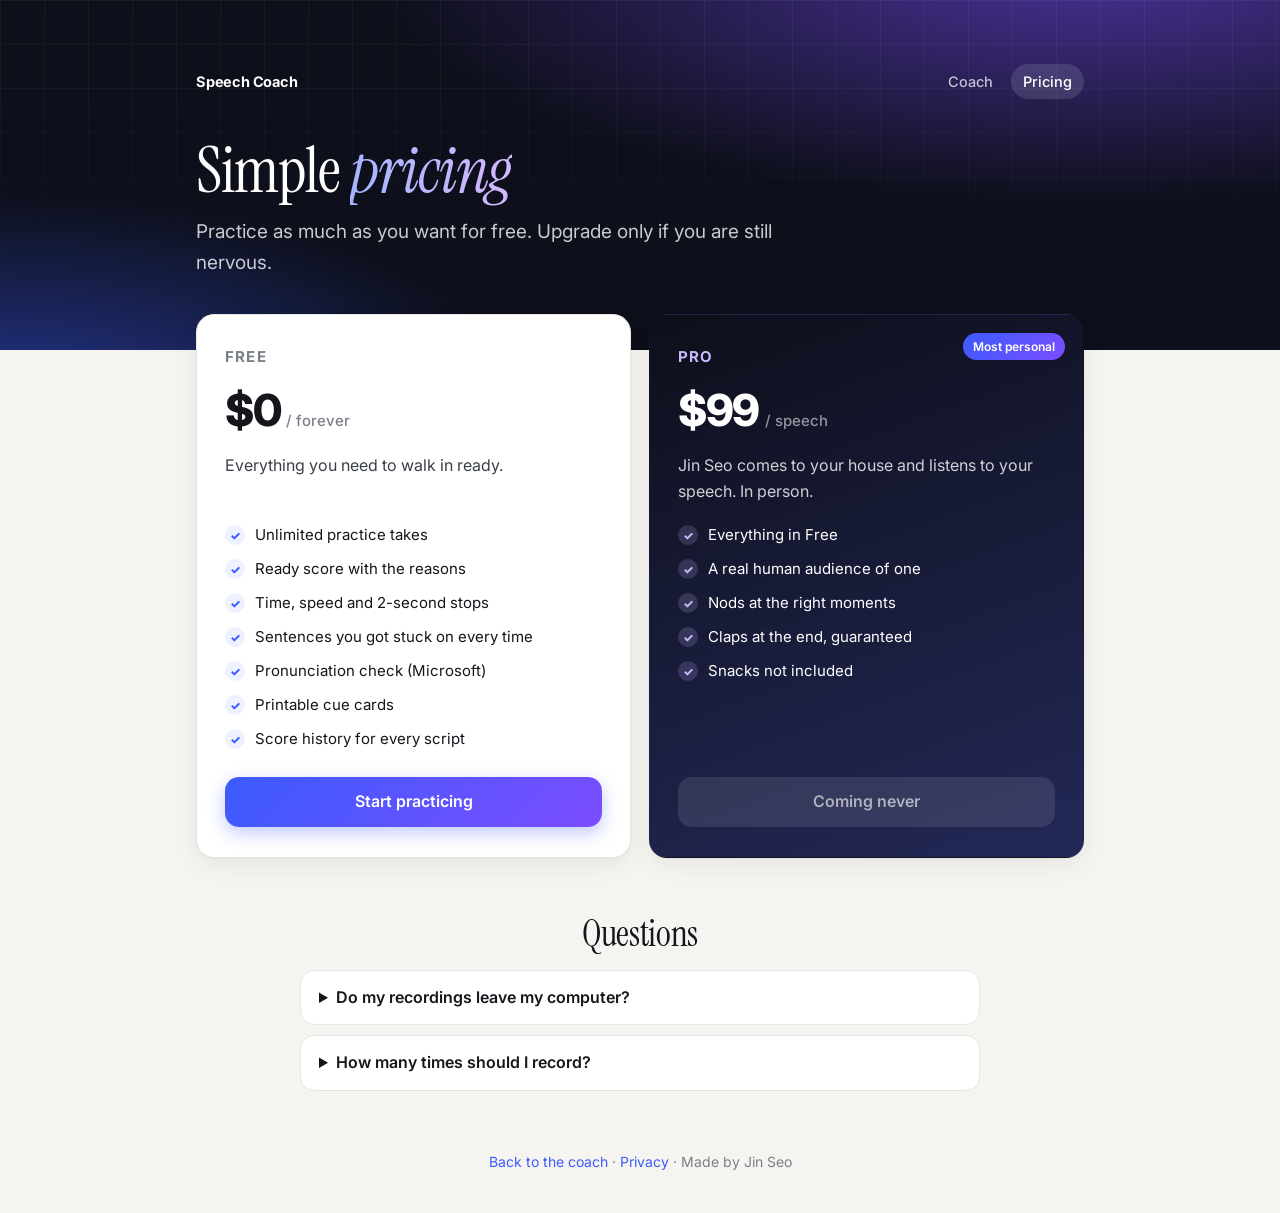
<file: pricing.html>
<!doctype html>
<html lang="en">
<head>
<meta charset="utf-8">
<meta name="viewport" content="width=device-width, initial-scale=1">
<title>Pricing — Speech Coach</title>
<link rel="stylesheet" href="style.css?v=9">
</head>
<body>
<header class="top">
  <nav class="topbar"><a class="brand" href="index.html">Speech Coach</a><span><a href="index.html">Coach</a><a href="pricing.html" aria-current="page">Pricing</a></span></nav>
  <h1>Simple <em>pricing</em></h1>
  <p class="sub">Practice as much as you want for free. Upgrade only if you are still nervous.</p>
</header>

<main class="pricing-page">
  <div class="plans">
    <div class="plan">
      <h3>Free</h3>
      <p class="price">$0<span>/ forever</span></p>
      <p class="tagline">Everything you need to walk in ready.</p>
      <ul class="feat">
        <li>Unlimited practice takes</li>
        <li>Ready score with the reasons</li>
        <li>Time, speed and 2-second stops</li>
        <li>Sentences you got stuck on every time</li>
        <li>Pronunciation check (Microsoft)</li>
        <li>Printable cue cards</li>
        <li>Score history for every script</li>
      </ul>
      <a class="cta" href="index.html">Start practicing</a>
    </div>
    <div class="plan pro">
      <span class="badge">Most personal</span>
      <h3>Pro</h3>
      <p class="price">$99<span>/ speech</span></p>
      <p class="tagline">Jin Seo comes to your house and listens to your speech. In person.</p>
      <ul class="feat">
        <li>Everything in Free</li>
        <li>A real human audience of one</li>
        <li>Nods at the right moments</li>
        <li>Claps at the end, guaranteed</li>
        <li>Snacks not included</li>
      </ul>
      <a class="cta" aria-disabled="true">Coming never</a>
    </div>
  </div>

  <section class="faq">
    <h2>Questions</h2>
    <details><summary>Do my recordings leave my computer?</summary><p>No. Speech-to-text runs in your browser. Only when you turn on the pronunciation check is your latest take sent to Microsoft Azure to be scored.</p></details>
    <details><summary>How many times should I record?</summary><p>About three times. A sentence counts as “stuck” only when it trips you up in two takes or more, so one bad take never fools the coach.</p></details>
  </section>
</main>

<footer class="muted"><a href="index.html">Back to the coach</a> · <a href="privacy.html">Privacy</a> · Made by Jin Seo</footer>
</body>
</html>
</file>
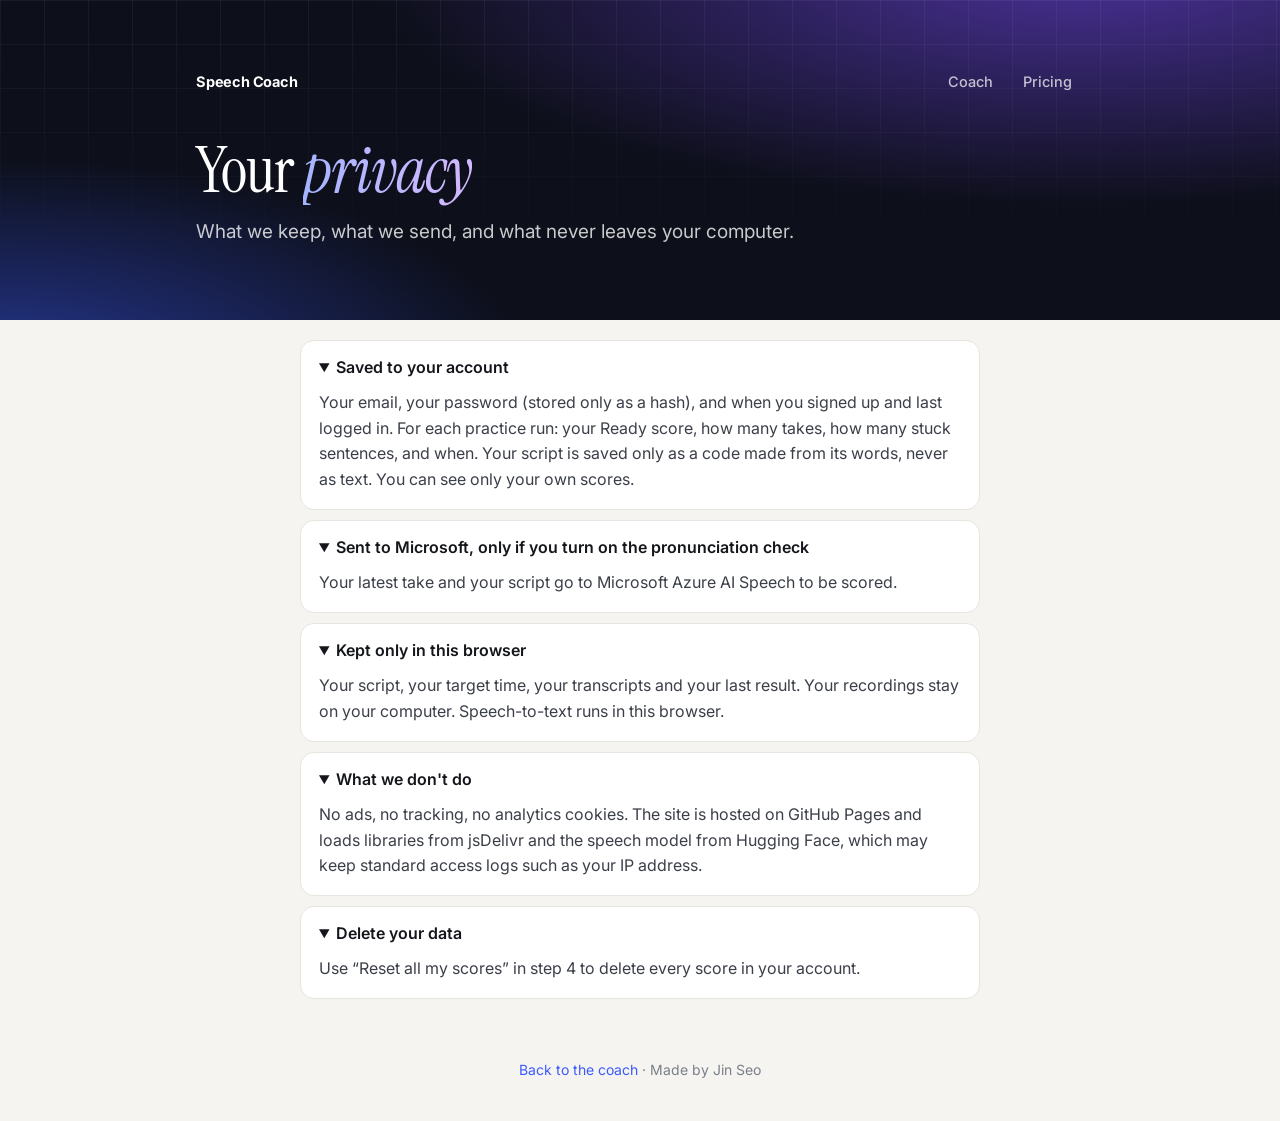
<file: privacy.html>
<!doctype html>
<html lang="en">
<head>
<meta charset="utf-8">
<meta name="viewport" content="width=device-width, initial-scale=1">
<title>Privacy — Speech Coach</title>
<link rel="stylesheet" href="style.css?v=9">
</head>
<body>
<header class="top">
  <nav class="topbar"><a class="brand" href="index.html">Speech Coach</a><span><a href="index.html">Coach</a><a href="pricing.html">Pricing</a></span></nav>
  <h1>Your <em>privacy</em></h1>
  <p class="sub">What we keep, what we send, and what never leaves your computer.</p>
</header>

<main class="pricing-page">
  <section class="faq">
    <details open><summary>Saved to your account</summary><p>Your email, your password (stored only as a hash), and when you signed up and last logged in. For each practice run: your Ready score, how many takes, how many stuck sentences, and when. Your script is saved only as a code made from its words, never as text. You can see only your own scores.</p></details>
    <details open><summary>Sent to Microsoft, only if you turn on the pronunciation check</summary><p>Your latest take and your script go to Microsoft Azure AI Speech to be scored.</p></details>
    <details open><summary>Kept only in this browser</summary><p>Your script, your target time, your transcripts and your last result. Your recordings stay on your computer. Speech-to-text runs in this browser.</p></details>
    <details open><summary>What we don't do</summary><p>No ads, no tracking, no analytics cookies. The site is hosted on GitHub Pages and loads libraries from jsDelivr and the speech model from Hugging Face, which may keep standard access logs such as your IP address.</p></details>
    <details open><summary>Delete your data</summary><p>Use “Reset all my scores” in step 4 to delete every score in your account.</p></details>
  </section>
</main>

<footer class="muted"><a href="index.html">Back to the coach</a> · Made by Jin Seo</footer>
</body>
</html>
</file>
<file: style.css>
@import url('https://fonts.googleapis.com/css2?family=Inter:wght@400;500;600;700;800&family=Instrument+Serif:ital@0;1&display=swap');

:root{
  --bg:#f5f4f0;--card:#ffffff;--ink:#14161b;--ink2:#3b3f48;--muted:#7a7f8a;--line:#e7e5df;
  --accent:#3b5bfd;--accent2:#7c4dff;--accent-soft:#eef1ff;
  --weak:#e5484d;--weak-soft:#fff0ef;--ok:#1f9d55;--ok-soft:#e8f7ee;--warn:#d98a00;--warn-soft:#fff6e0;
  --radius:18px;--shadow:0 1px 2px rgba(20,22,27,.04),0 8px 24px rgba(20,22,27,.06);
}
*{box-sizing:border-box}
html{scroll-behavior:smooth}
body{margin:0;background:var(--bg);color:var(--ink);font:16px/1.6 Inter,-apple-system,BlinkMacSystemFont,"Apple SD Gothic Neo",sans-serif;-webkit-font-smoothing:antialiased}

/* ---------- hero */
.top{position:relative;overflow:hidden;background:radial-gradient(1200px 400px at 85% -10%,rgba(124,77,255,.55),transparent 60%),radial-gradient(900px 380px at 0% 120%,rgba(59,91,253,.55),transparent 60%),#0d0f1a;color:#fff;padding:64px max(20px,calc((100% - 920px) / 2 + 16px)) 72px}
.top>*{position:relative;z-index:1}
.top::after{content:"";position:absolute;inset:0;background-image:linear-gradient(rgba(255,255,255,.05) 1px,transparent 1px),linear-gradient(90deg,rgba(255,255,255,.05) 1px,transparent 1px);background-size:44px 44px;mask-image:linear-gradient(180deg,#000,transparent 85%);pointer-events:none}
h1{margin:0;font:400 64px/1 "Instrument Serif",Georgia,serif;letter-spacing:-1px}
h1 em{font-style:italic;background:linear-gradient(90deg,#a5b4ff,#d3b8ff);-webkit-background-clip:text;background-clip:text;color:transparent}
.sub{margin:14px 0 0;font-size:19px;color:rgba(255,255,255,.78);max-width:620px}
.steps-nav{display:flex;gap:8px;flex-wrap:wrap;margin-top:26px;padding:0;list-style:none}
.steps-nav a{display:inline-flex;align-items:center;gap:8px;padding:7px 14px 7px 8px;border-radius:999px;background:rgba(255,255,255,.08);border:1px solid rgba(255,255,255,.14);color:#fff;text-decoration:none;font-size:14px;font-weight:500;backdrop-filter:blur(6px);transition:background .2s}
.steps-nav a:hover{background:rgba(255,255,255,.16)}
.steps-nav i{font-style:normal;display:grid;place-items:center;width:22px;height:22px;border-radius:50%;background:#fff;color:#0d0f1a;font-size:12px;font-weight:700}
.sample-all{margin:22px 0 0}.sample-all .muted{color:rgba(255,255,255,.7);font-size:13.5px;margin-left:8px}
.privacy{margin:22px 0 0;color:rgba(255,255,255,.6);font-size:13.5px}

/* ---------- layout */
main{max-width:920px;margin:-36px auto 0;padding:0 16px 40px;position:relative;z-index:1}
.step{background:var(--card);border:1px solid var(--line);border-radius:var(--radius);padding:26px 28px;margin:0 0 18px;box-shadow:var(--shadow);scroll-margin-top:16px}
h2{margin:0 0 4px;font-size:22px;font-weight:700;letter-spacing:-.3px;display:flex;align-items:center;gap:12px}
.n{display:inline-grid;place-items:center;width:32px;height:32px;border-radius:10px;background:linear-gradient(135deg,var(--accent),var(--accent2));color:#fff;font-size:15px;font-weight:700;box-shadow:0 4px 12px rgba(59,91,253,.35)}
.hint{margin:0 0 14px;color:var(--muted);font-size:14.5px}
textarea{width:100%;font:15px/1.65 ui-monospace,"SF Mono",Menlo,monospace;color:var(--ink2);background:#fbfaf7;border:1px solid var(--line);border-radius:14px;padding:16px;resize:vertical;transition:border .2s,box-shadow .2s}
textarea:focus,input:focus,select:focus{outline:none;border-color:var(--accent);box-shadow:0 0 0 4px var(--accent-soft)}
.row{display:flex;gap:10px;align-items:center;flex-wrap:wrap;margin-top:14px}

/* ---------- controls */
button,.btn{font:inherit;font-size:15px;font-weight:600;border:1px solid var(--line);background:#fff;color:var(--ink);border-radius:12px;padding:9px 16px;cursor:pointer;transition:transform .12s,box-shadow .2s,background .2s,border-color .2s}
button:hover,.btn:hover{border-color:#cfcbc1;box-shadow:0 2px 8px rgba(20,22,27,.06)}
button:active,.btn:active{transform:translateY(1px)}
button.primary{background:linear-gradient(135deg,var(--accent),var(--accent2));border-color:transparent;color:#fff;box-shadow:0 6px 18px rgba(59,91,253,.32)}
button.primary:hover{box-shadow:0 8px 24px rgba(59,91,253,.42)}
button.ghost{color:var(--muted);background:transparent}
button:disabled{opacity:.4;cursor:not-allowed;box-shadow:none}
button.big,.btn.big{font-size:16px;padding:12px 22px;border-radius:14px}
#recBtn{background:var(--ink);color:#fff;border-color:var(--ink)}
#recBtn.rec{background:var(--weak);border-color:var(--weak);animation:pulse 1.4s infinite}
@keyframes pulse{0%{box-shadow:0 0 0 0 rgba(229,72,77,.45)}70%{box-shadow:0 0 0 14px rgba(229,72,77,0)}100%{box-shadow:0 0 0 0 rgba(229,72,77,0)}}
#recTime{font:600 18px ui-monospace,Menlo,monospace;color:var(--weak)}
select,input{font:inherit;font-size:14px;padding:7px 10px;border-radius:10px;border:1px solid var(--line);background:#fff;color:var(--ink)}
label.muted{display:inline-flex;align-items:center;gap:6px}
.tpick{display:inline-flex;align-items:center;gap:2px;padding:4px 6px;border:1px solid var(--line);border-radius:10px;background:#fff}
.tpick:focus-within{border-color:var(--accent);outline:2px solid var(--accent-soft)}
.tpick input{width:46px;border:0;background:none;font:inherit;font-variant-numeric:tabular-nums;color:var(--ink);text-align:right;padding:4px 2px;caret-color:transparent}
.tpick input:focus{outline:none}
.tpick i{font-style:normal;color:var(--ink)}
.muted{color:var(--muted);font-size:14px}
.toggle{display:inline-flex;gap:10px;align-items:center;cursor:pointer;font-weight:600;font-size:15px;padding:8px 14px 8px 8px;border-radius:999px;border:1px solid var(--line);background:#fff;user-select:none}
.toggle input{appearance:none;width:38px;height:22px;border-radius:999px;background:#d9d6ce;position:relative;cursor:pointer;transition:background .2s;margin:0;padding:0;border:none}
.toggle input::after{content:"";position:absolute;top:3px;left:3px;width:16px;height:16px;border-radius:50%;background:#fff;box-shadow:0 1px 3px rgba(0,0,0,.2);transition:left .2s}
.toggle input:checked{background:linear-gradient(135deg,var(--accent),var(--accent2))}
.toggle input:checked::after{left:19px}
.settings{margin-left:auto}
.settings summary{cursor:pointer;list-style:none;padding:8px 12px;border-radius:10px}
.settings summary::-webkit-details-marker{display:none}
.settings summary::before{content:"⚙︎ "}
.settings[open]{flex-basis:100%;margin-left:0;background:#fbfaf7;border:1px solid var(--line);border-radius:14px;padding:6px 14px 12px}
.consent{background:var(--warn-soft);border:1px solid #f1d58a;color:#6b4a00;border-radius:12px;padding:10px 14px;font-size:14px;margin:12px 0 0}

/* ---------- step 1 expected */
.expect{display:grid;grid-template-columns:repeat(3,minmax(0,1fr)) minmax(0,2fr);gap:10px;margin-top:14px}
.expect>div{background:#fbfaf7;border:1px solid var(--line);border-radius:14px;padding:12px 16px;font-size:13px;color:var(--muted)}
.expect b{display:block;font-size:28px;font-weight:800;letter-spacing:-.5px;color:var(--ink);line-height:1.2}
.expect .fit{display:flex;flex-direction:column;justify-content:center;gap:2px;font-size:16px}
.good{color:var(--ok);font-weight:700}.warn{color:var(--warn);font-weight:700}.bad{color:var(--weak);font-weight:700}

/* ---------- step 2 takes */
.takes{list-style:none;padding:0;margin:14px 0 0;display:grid;gap:8px}
.takes li{display:flex;gap:12px;align-items:center;padding:10px 12px;border:1px solid var(--line);border-radius:14px;background:#fbfaf7}
.takes li b{font-size:14px;padding:3px 10px;border-radius:8px;background:var(--accent-soft);color:var(--accent)}
.takes li audio{height:34px;flex:1;min-width:0}
.takes li .x{border:none;background:none;color:var(--muted);padding:4px 8px;box-shadow:none}
.takes li.tip{border-style:dashed;justify-content:center;background:none}

/* ---------- progress */
.progress{margin-top:16px}
.bar{height:8px;background:#eceae4;border-radius:999px;overflow:hidden}
#bar{height:100%;width:0;background:linear-gradient(90deg,var(--accent),var(--accent2));border-radius:999px;transition:width .3s}
#status{display:block;margin-top:8px;font-size:14px;color:var(--muted)}

/* ---------- step 3 results */
#results{margin-top:22px}
.ready{display:flex;gap:26px;align-items:center;border-radius:20px;padding:22px 26px;background:linear-gradient(135deg,#0d0f1a,#1d2140);color:#fff;position:relative;overflow:hidden}
.ready::after{content:"";position:absolute;right:-80px;top:-80px;width:260px;height:260px;border-radius:50%;background:radial-gradient(circle,rgba(124,77,255,.45),transparent 70%)}
.score{--p:0;--c:var(--ok);position:relative;display:grid;place-items:center;width:136px;height:136px;border-radius:50%;flex:none;background:conic-gradient(var(--c) calc(var(--p)*1%),rgba(255,255,255,.12) 0)}
.score::before{content:"";position:absolute;inset:11px;border-radius:50%;background:#14172b}
.score.warn{--c:#ffb627}.score.bad{--c:#ff6b6b}.score.good{--c:#3ddc84}
.score b{position:relative;font-size:46px;font-weight:800;line-height:1;letter-spacing:-1px;color:#fff}
.score span{position:relative;font-size:12px;letter-spacing:.14em;text-transform:uppercase;color:rgba(255,255,255,.6);margin-top:-26px}
.ready .why{position:relative;z-index:1}
.ready .why p{margin:2px 0;color:rgba(255,255,255,.75)}
.ready .lead{font:400 32px/1.1 "Instrument Serif",Georgia,serif;color:#fff!important;margin-bottom:6px!important}
.ready .parts{display:flex;gap:8px;flex-wrap:wrap;margin-top:12px}
.ready .parts span{font-size:13px;padding:4px 10px;border-radius:999px;background:rgba(255,255,255,.08);border:1px solid rgba(255,255,255,.12);color:rgba(255,255,255,.7)}
.ready .parts b{color:#fff}
h3.sec{font-size:13px;font-weight:700;letter-spacing:.08em;text-transform:uppercase;color:var(--muted);margin:30px 0 10px;display:flex;align-items:baseline;gap:8px;flex-wrap:wrap}
h3.sec .muted{text-transform:none;letter-spacing:0;font-weight:500;font-size:13.5px}
.summary{display:grid;grid-template-columns:repeat(auto-fill,minmax(150px,1fr));gap:10px;margin:0}
.stat{border:1px solid var(--line);border-radius:14px;padding:12px 14px;font-size:13.5px;color:var(--ink2);background:#fbfaf7}
.stat b{display:block;font-size:26px;font-weight:800;letter-spacing:-.5px;color:var(--ink)}
.stat.target{background:var(--accent-soft);border-color:#d8defe}
.stop{display:flex;gap:8px;align-items:center;flex-wrap:wrap;padding:10px 0;border-bottom:1px solid var(--line)}
.stop:last-child{border-bottom:none}
.stop .sent{flex:1;min-width:220px;color:var(--ink2)}
.chip{font-size:13px;font-weight:600;padding:5px 12px;border-radius:999px;border:1px solid #f1d58a;background:var(--warn-soft);color:#8a5a00}
.chip:hover{border-color:var(--warn)}
.weak-item{border:1px solid #f7c9c7;background:var(--weak-soft);border-radius:14px;padding:12px 16px;margin:8px 0;position:relative;padding-left:20px}
.weak-item::before{content:"";position:absolute;left:0;top:12px;bottom:12px;width:4px;border-radius:0 4px 4px 0;background:var(--weak)}
.weak-item .sent{font-size:16.5px;font-weight:500}
.weak-item .why{font-size:13px;color:var(--muted);margin-top:4px}
mark.bad{background:#ffd3d0;color:#8f1d20;border-radius:4px;padding:0 3px;font-weight:600}
.pron{font-size:17.5px;line-height:2.1;border:1px solid var(--line);border-radius:16px;padding:16px 20px;background:#fbfaf7}
.pron .w{border-radius:6px;padding:2px 3px;transition:background .15s,box-shadow .15s}
.pron .w[data-a]{cursor:pointer}
.pron .w[data-a]:hover{box-shadow:0 0 0 2px var(--accent);background:#fff}
.pron .w.good{background:var(--ok-soft);color:#14532d}
.pron .w.meh{background:#fff1c2;color:#6b4a00}
.pron .w.bad{background:#ffd3d0;color:#8f1d20;font-weight:700}
.pron .w.skip{color:#b0b3ba;text-decoration:line-through}
.pron .w.playing{box-shadow:0 0 0 2px var(--accent2);background:#fff}
.detail{margin-top:14px;border-top:1px solid var(--line);padding-top:12px}
.detail summary{cursor:pointer;color:var(--accent);font-weight:600;font-size:14.5px}
.diff{font-size:14px;line-height:1.95;margin:8px 0 16px}
.diff .w-sub{background:#ffe2c7;border-radius:4px}
.diff .w-del{color:var(--weak);text-decoration:line-through}
.diff .w-ins{color:var(--muted);font-style:italic}
.diff .pause{color:var(--warn);font-weight:700}

/* ---------- step 4 cue cards */
.cards{display:grid;grid-template-columns:repeat(auto-fill,minmax(300px,1fr));gap:14px;margin-top:16px}
.card{border-radius:14px;padding:18px 20px;background:#fffdf7;border:1px solid #ece4cf;box-shadow:0 1px 0 #ece4cf,0 6px 16px rgba(80,60,0,.06);background-image:repeating-linear-gradient(180deg,transparent 0 29px,#f0e9d6 29px 30px);background-position:0 46px}
.card h3{margin:0 0 10px;font-size:13px;letter-spacing:.08em;text-transform:uppercase;color:var(--accent)}
.card ol{margin:0;padding-left:20px}
.card li{margin:3px 0;line-height:27px}
.card .first{font-weight:700}
.card .full{font-size:17px;font-weight:600;background:var(--weak-soft);border-radius:6px;padding:2px 6px}
.card .often{display:inline-block;margin-left:6px;font-size:11px;font-weight:600;letter-spacing:.04em;text-transform:uppercase;color:var(--accent)}

/* ---------- step 5 repeat */
.trend{font-size:18px;margin:6px 0 10px;color:var(--ink2)}
.trend b{font-size:24px;color:var(--ink);letter-spacing:-.3px}
#graph{background:#fbfaf7;border:1px solid var(--line);border-radius:16px;padding:10px}
.chart{width:100%;height:auto;display:block}
.chart .grid{stroke:var(--line);stroke-dasharray:3 5}
.chart .axis{font-size:12px;fill:var(--muted);font-family:Inter,sans-serif}
.chart .area{fill:url(#fade)}
.chart .line{fill:none;stroke:url(#stroke);stroke-width:3.5;stroke-linecap:round;stroke-linejoin:round}
.chart .dot{fill:#fff;stroke:var(--accent2);stroke-width:3}
.chart .val{font-size:13px;font-weight:700;fill:var(--ink);font-family:Inter,sans-serif}

/* ---------- pricing + footer */
.pricing{margin-top:40px}
.pricing h2{justify-content:center;font:400 40px/1.1 "Instrument Serif",Georgia,serif;margin-bottom:18px}
.plans{display:grid;grid-template-columns:repeat(auto-fit,minmax(240px,1fr));gap:14px}
.plan{background:#fff;border:1px solid var(--line);border-radius:var(--radius);padding:24px;box-shadow:var(--shadow)}
.plan h3{margin:0;font-size:15px;letter-spacing:.08em;text-transform:uppercase;color:var(--muted)}
.plan .price{font-size:44px;font-weight:800;letter-spacing:-1.5px;margin:6px 0 8px}
.plan.pro{background:linear-gradient(160deg,#0d0f1a,#232857);color:#fff;border-color:transparent}
.plan.pro h3{color:#c7b8ff}
.plan.pro .muted{color:rgba(255,255,255,.55)}
footer{max-width:920px;margin:0 auto;padding:10px 16px 40px;text-align:center}


/* ---------- top bar (both pages) */
.topbar{display:flex;justify-content:space-between;align-items:center;margin-bottom:40px}
.topbar a{color:rgba(255,255,255,.72);text-decoration:none;font-size:14.5px;font-weight:500}
.topbar a:hover{color:#fff}
.topbar .brand{color:#fff;font-weight:700;letter-spacing:-.2px}
.topbar span{display:flex;gap:6px}
.topbar span a{padding:6px 12px;border-radius:999px}
.topbar span a[aria-current]{background:rgba(255,255,255,.12);color:#fff}
footer a{color:var(--accent);text-decoration:none}

#acct{display:flex;gap:6px;align-items:center;margin-left:6px;padding-left:10px;border-left:1px solid rgba(255,255,255,.18)}
#acct .who{color:rgba(255,255,255,.6);font-size:13px;max-width:180px;overflow:hidden;text-overflow:ellipsis;white-space:nowrap}
#acct:empty{display:none}
dialog#auth{border:0;border-radius:20px;padding:28px;width:min(380px,calc(100% - 32px));box-shadow:0 24px 60px rgba(10,10,30,.35)}
dialog#auth::backdrop{background:rgba(10,10,25,.55);backdrop-filter:blur(3px)}
dialog#auth h3{margin:0 0 4px;font:400 30px/1.1 "Instrument Serif",Georgia,serif}
dialog#auth label{display:grid;gap:6px;margin:14px 0 0;font-size:14px;font-weight:600}
dialog#auth input{font:inherit;padding:10px 12px;border:1px solid var(--line);border-radius:12px}
dialog#auth .err{min-height:20px;margin:12px 0 4px;font-size:14px;color:var(--muted)}
dialog#auth .close{margin-left:auto}
button.danger{color:#c92a2a}

#pron.noplay .w{cursor:default}

/* login gate: without an account only the gate is shown */
.gate{display:none;text-align:center}
.gate h2{justify-content:center}
.gate .row{justify-content:center}
body.locked .gate{display:block}
body.locked main .step:not(.gate),body.locked .steps-nav{display:none}

/* ---------- pricing page */
.pricing-page .plans{grid-template-columns:repeat(auto-fit,minmax(280px,1fr));gap:18px}
.pricing-page .plan{padding:30px 28px;display:flex;flex-direction:column;position:relative}
.plan .price span{font-size:15px;font-weight:500;letter-spacing:0;color:var(--muted);margin-left:6px}
.plan.pro .price span{color:rgba(255,255,255,.55)}
.plan .tagline{margin:0 0 18px;color:var(--ink2);min-height:52px}
.plan.pro .tagline{color:rgba(255,255,255,.8)}
.feat{list-style:none;padding:0;margin:0 0 26px;display:grid;gap:10px;flex:1;align-content:start}
.feat li{display:flex;gap:10px;align-items:flex-start;font-size:15px}
.feat li::before{content:"✓";flex:none;display:grid;place-items:center;width:20px;height:20px;border-radius:50%;background:var(--accent-soft);color:var(--accent);font-size:12px;font-weight:800;margin-top:2px}
.plan.pro .feat li::before{background:rgba(199,184,255,.18);color:#c7b8ff}
.cta{display:block;text-align:center;padding:12px 18px;border-radius:14px;font-weight:600;text-decoration:none;background:linear-gradient(135deg,var(--accent),var(--accent2));color:#fff;box-shadow:0 6px 18px rgba(59,91,253,.32)}
.plan.pro .cta{background:rgba(255,255,255,.1);box-shadow:none;color:rgba(255,255,255,.6);cursor:not-allowed}
.badge{position:absolute;top:18px;right:18px;font-size:12px;font-weight:600;padding:4px 10px;border-radius:999px;background:linear-gradient(135deg,var(--accent),var(--accent2));color:#fff}
.faq{max-width:680px;margin:56px auto 0}
.faq h2{justify-content:center;font:400 36px/1.1 "Instrument Serif",Georgia,serif;margin-bottom:16px}
.faq details{background:#fff;border:1px solid var(--line);border-radius:14px;padding:14px 18px;margin:0 0 10px}
.faq summary{cursor:pointer;font-weight:600}
.faq p{margin:10px 0 2px;color:var(--ink2)}

@media (max-width:640px){
  h1{font-size:46px}
  .top{padding:44px 16px 64px}
  .step{padding:20px 18px}
  .expect{grid-template-columns:repeat(3,minmax(0,1fr))}
  .expect .fit{grid-column:1/-1}
  .ready{flex-direction:column;text-align:center}
  .ready .parts{justify-content:center}
  .settings{margin-left:0}
}

@media print{
  body{background:#fff}
  .top,.step:not(#repeatSec),.pricing,footer,#repeatSec>:not(#cardsSec),#cardsSec>:not(#cards){display:none!important}
  main{margin:0;padding:0}
  #repeatSec{border:none;padding:0;margin:0;box-shadow:none}
  .cards{display:block}
  .card{width:148mm;height:98mm;overflow:hidden;page-break-inside:avoid;break-inside:avoid;margin:0 0 6mm;font-size:13pt;box-shadow:none;background-image:none;border:1px dashed #999}
}
</file>
